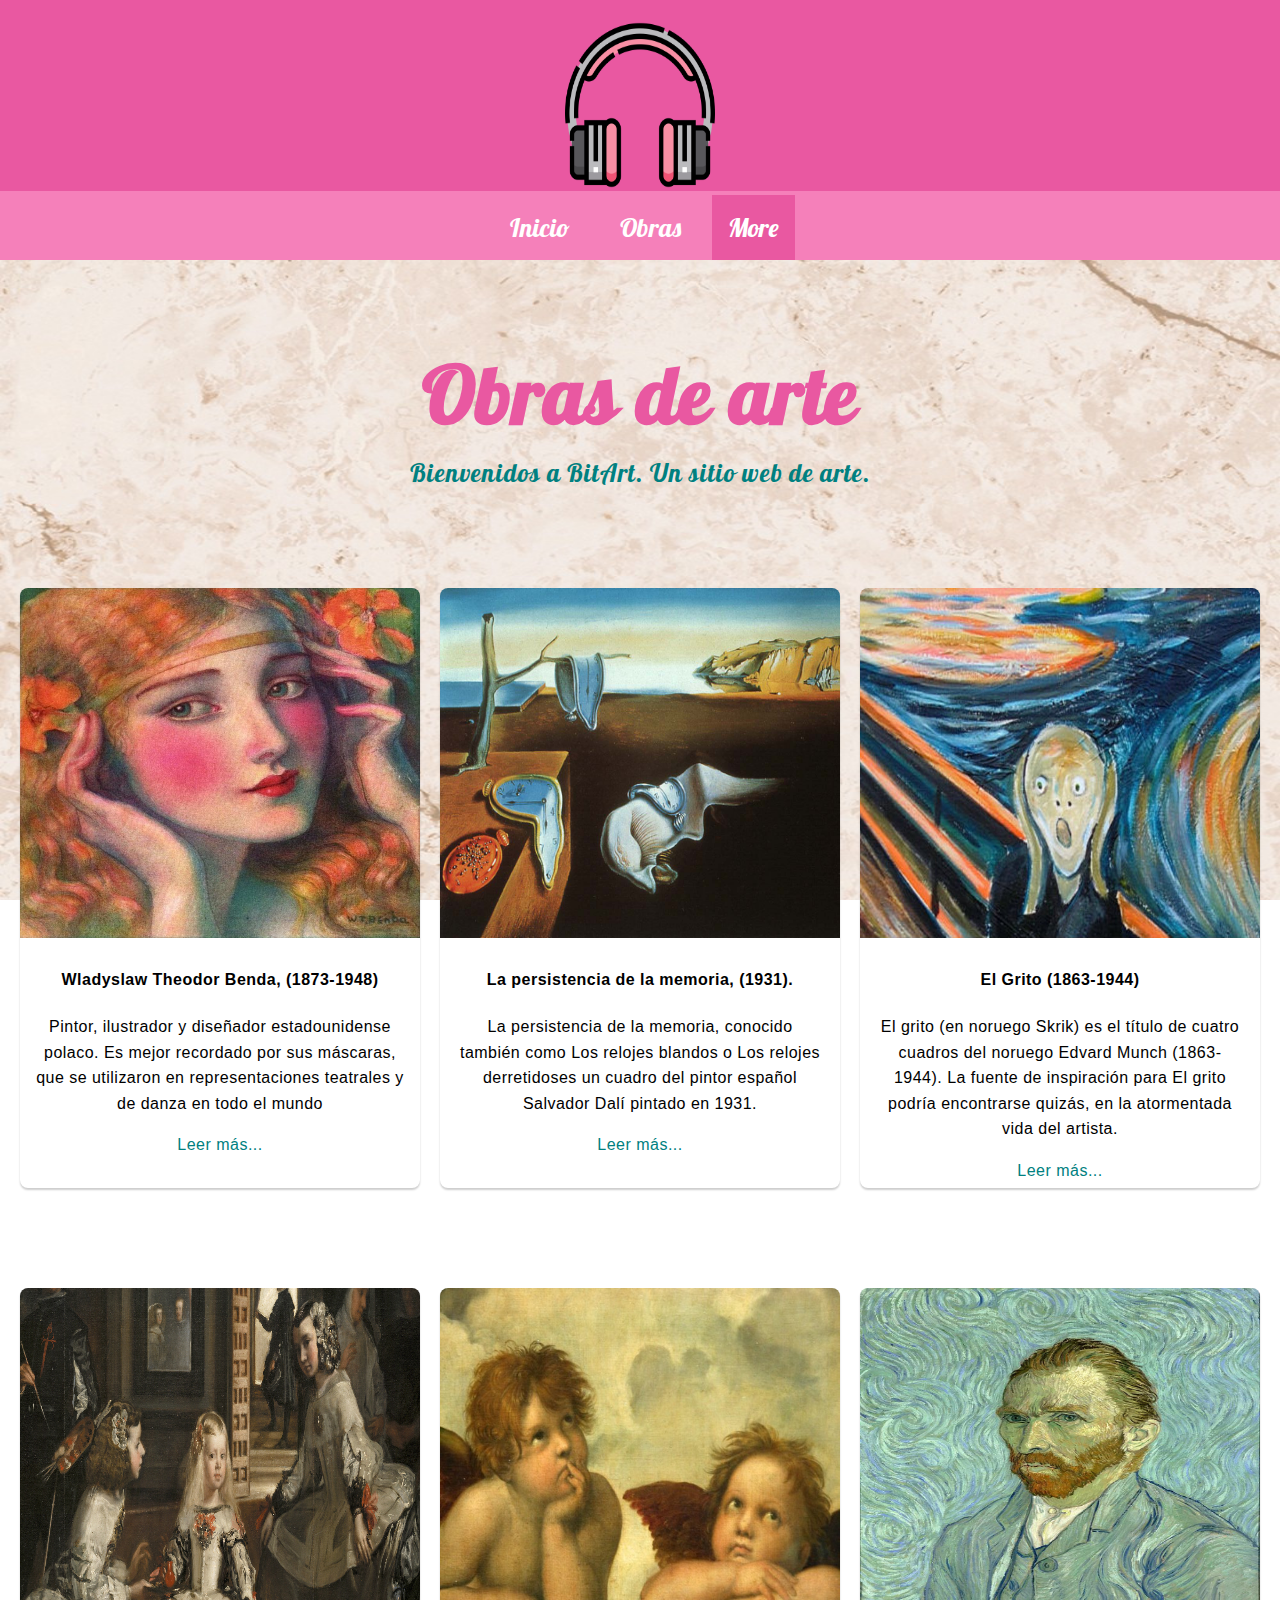
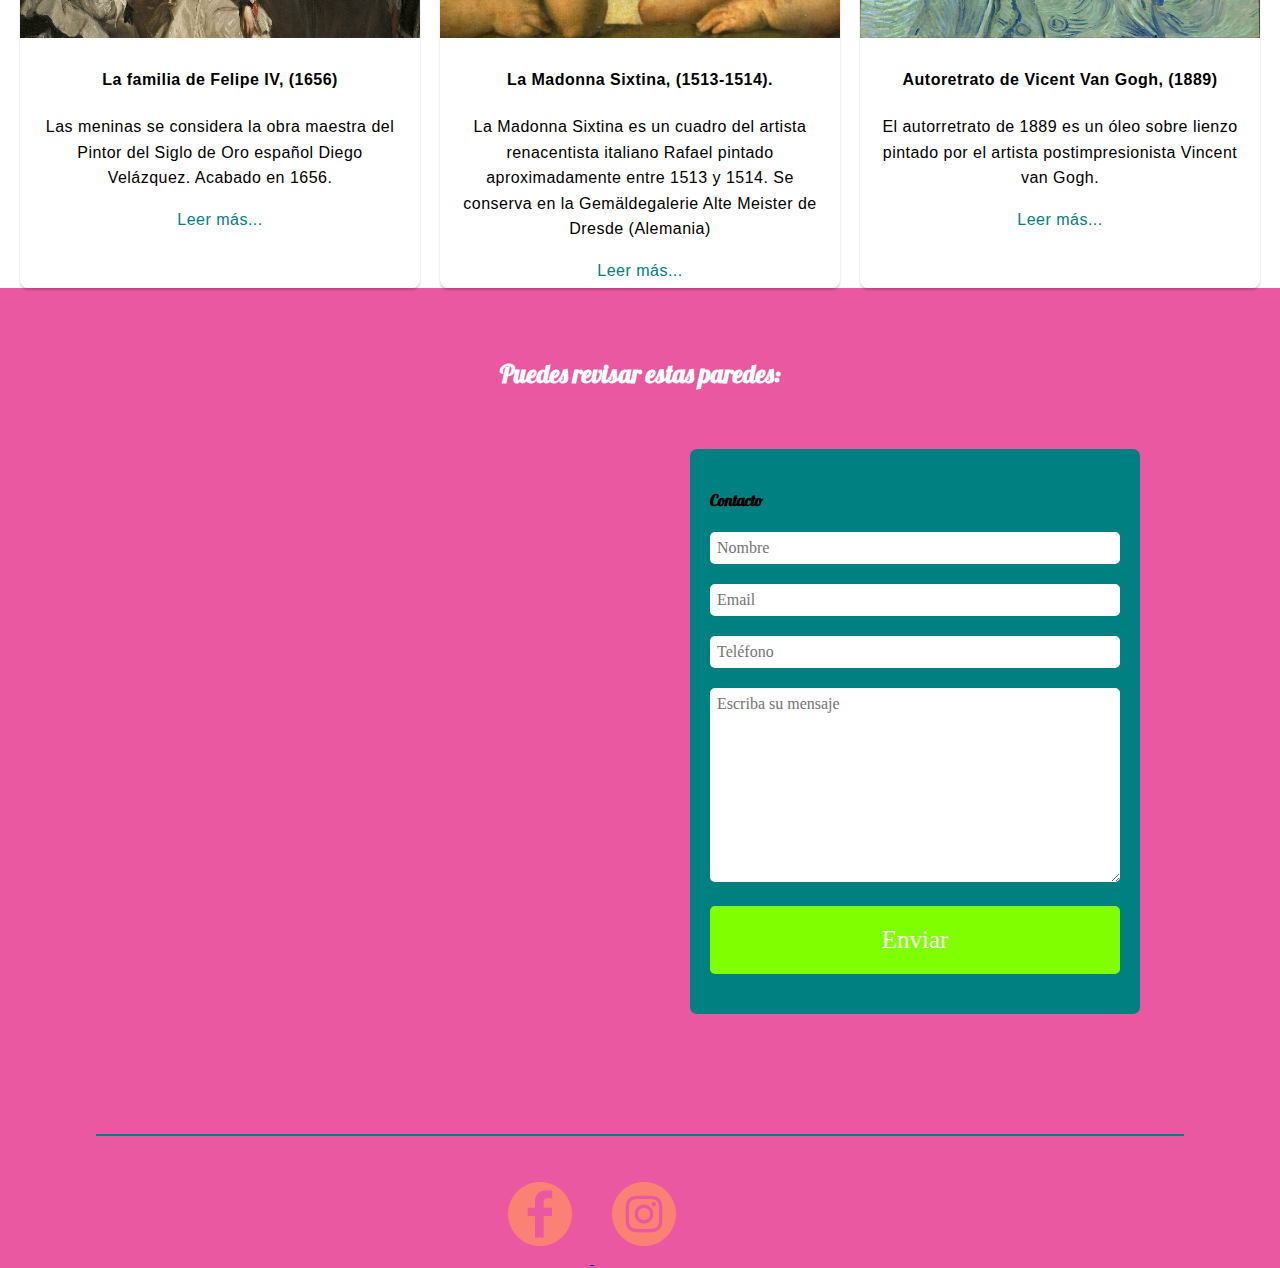
<file: obras/obras.html>
<!DOCTYPE html>
<html lang="en">

<head>
    <meta charset="UTF-8">
    <meta name="viewport" content="width=device-width, initial-scale=1.0">
    <title>Obras</title>

    <link rel="stylesheet" href="CSS_Obras/stylusobras.css">
    <link rel="stylesheet" href="../CSS_home/menu.css">
    <link rel="stylesheet" href="../CSS_home/footer.css">

    <link href="https://fonts.googleapis.com/css2?family=Lobster&display=swap" rel="stylesheet">

</head>

<body>

    <header class="iconobitart">
        <img class="img_logo" src="../iconos/headphones.png" alt="logobitart">
    </header>

    <header class="main_header">

        <input type="checkbox" id="boton_menu">
        <label class="icono_menu" for="boton_menu">
            <img src="../iconos/iconomenu.png" alt="menu" width="35px" height="35px">
        </label>

        <nav class="menu">
            <ul>
                <li><a href="../index.html">Inicio</a></li>
                <li><a href="obras.html">Obras</a></li>
            </ul>

            <div class="dropdown">
                <button class="dropbtn">More</button>
                <div class="dropdown-content">
                    <a href="#seccion1">Sección 1</a>
                    <a href="#info">Info</a>
                </div>
            </div>
        </nav>

    </header>

    <article class="bloquetitulo">
        <h1>Obras de arte</h1>

        <section class="ptitulo">
            <p>Bienvenidos a BitArt. Un sitio web de arte.</p>
        </section>

    </article>

    <section id="seccion1" class="content-two">

        <div class="container">

            <div class="card">

                <img src="imágenes_obras/chica_arte.jpg" alt="chica_arte">

                <h4>Wladyslaw Theodor Benda, (1873-1948)</h4>

                <p>Pintor, ilustrador y diseñador estadounidense polaco. Es mejor recordado por sus máscaras, que se
                    utilizaron en representaciones teatrales y de danza en todo el mundo</p>

                <a href="#">Leer más...</a>

            </div>

            <div class="card">

                <img src="imágenes_obras/dali.jpg" alt="dali">

                <h4>La persistencia de la memoria, (1931).</h4>

                <p>La persistencia de la memoria, conocido también como Los relojes blandos​ o Los relojes derretidos​
                     es un cuadro del pintor español Salvador Dalí pintado en 1931.</p>

                <a href="#">Leer más...</a>

            </div>

            <div class="card">

                <img src="imágenes_obras/grito.jpg" alt="grito">

                <h4>El Grito (1863-1944)</h4>

                <p>El grito (en noruego Skrik) es el título de cuatro cuadros del noruego Edvard Munch (1863-1944). La
                    fuente de inspiración para El grito podría encontrarse quizás, en la atormentada vida del artista.
                </p>

                <a href="#">Leer más...</a>

            </div>

        </div>

        <div class="container">

            <div class="card">

                <img src="imágenes_obras/meninas.jpg" alt="meninas">

                <h4>La familia de Felipe IV, (1656)</h4>

                <p>Las meninas se considera la obra maestra del Pintor del Siglo de Oro español Diego Velázquez. Acabado
                    en 1656.</p>

                <a href="#">Leer más...</a>

            </div>

            <div class="card">

                <img src="imágenes_obras/angeles.jpg" alt="angeles">

                <h4>La Madonna Sixtina, (1513-1514).</h4>

                <p>La Madonna Sixtina es un cuadro del artista renacentista italiano Rafael pintado aproximadamente
                    entre 1513 y 1514. Se conserva en la Gemäldegalerie Alte Meister de Dresde (Alemania)</p>

                <a href="#">Leer más...</a>

            </div>

            <div class="card">

                <img src="imágenes_obras/autoretrato.jpg" alt="Autoretrato">

                <h4>Autoretrato de Vicent Van Gogh, (1889)</h4>

                <p>El autorretrato de 1889 es un óleo sobre lienzo pintado por el artista postimpresionista Vincent van
                    Gogh.</p>

                <a href="#">Leer más...</a>

            </div>

        </div>

    </section>

    <footer id="info">

        <section class="partefooter">

            <h3 class="titulomapa">Puedes revisar estas paredes:</h3>

            <div class="contenidofooter">

                <iframe
                    src="https://www.google.com/maps/embed?pb=!1m18!1m12!1m3!1d1988.4322589771982!2d-74.06520294214863!3d4.61824827266404!2m3!1f0!2f0!3f0!3m2!1i1024!2i768!4f13.1!3m3!1m2!1s0x8e3f998f96bf60d1%3A0x67a850f5742b45b4!2sCl.%2033%20%233b-23%20a%203b-1%2C%20Bogot%C3%A1!5e0!3m2!1ses!2sco!4v1585849157484!5m2!1ses!2sco"
                    width="500" height="350" frameborder="0" style="border:0;" allowfullscreen="" aria-hidden="false"
                    tabindex="0">
                </iframe>

                <form action="">

                    <h4>Contacto</h4>

                    <input type="text" name="nombre" placeholder="Nombre" maxlength="35px">
                    <input type="email" name="correo" placeholder="Email">
                    <input type="tel" name="telefono" placeholder="Teléfono">
                    <textarea name="mensaje" id="textarea" placeholder="Escriba su mensaje" cols="30" rows="10"></textarea>

                    <label for="textarea"></label>
                    <input type="submit" id="boton" value="Enviar">
                    
                </form>

            </div>

        </section>

        <div class="contenidoiconos">

            <hr width="85%" color="teal">

            <div class="iconosredes">
                <a href="https://www.facebook.com/Bictia/" target="_blank"> 
                    <img src="../iconos/facebook.png" alt="iconoface">
                </a>

                <a href="https://www.instagram.com/bictia/" target="_blank">
                    <img src="../iconos/instagram.png" alt="iconoinsta">
                </a>

            </div>
            
        </div>

    </footer>

</body>

</html>
</file>
<file: obras/CSS_Obras/stylusobras.css>
* {
    box-sizing: border-box;
}

body {
    margin: 0;
    background-image: url(../imágenes_obras/marmol2.jpg);
    background-repeat: no-repeat;
    background-attachment: fixed;
    background-size: 100% 100%;
}

.bloquetitulo {
    font-size: 40px;
    letter-spacing: 1px;
    padding-top: 30px;
    color: #e958a1;
    text-align: center;
    font-family: 'Lobster', cursive;
    margin: 0;
}

.ptitulo {
    font-size: 25px;
    margin-top: -40px;
    color: teal;
}

.content-two {
    width: 100%;
    font-family: sans-serif;
    letter-spacing: 0.03rem;
    line-height: 1.6;
}

.container {
    width: 100%;
    height: 600px;
    display: flex;
    justify-content: center;
    flex-wrap: wrap;
    margin: auto;
    margin-top: 100px;
}

.container .card {
    width: 400px;
    height: 600px;
    border-radius: 8px;
    box-shadow: 0 2px 2px rgba(0, 0, 0, 0.2);
    overflow: hidden;

    margin: 0 10px;
    text-align: center;
    transition: all 0.25s;
}

.container .card:hover {
    transform: translateY(-15px);
    box-shadow: 0 12px 16px rgba(0, 0, 0, 0.2);
}

.container .card img {
    width: 400px;
    height: 350px;
}

.container .card h4 {
    font-weight: 600;
}

.container .card p {
    padding: 0 1rem;
}

.container .card a {
    font-weight: 500;
    text-decoration: none;
    color: teal;
}

/* @media (max-width:920px) {

    .bloquetitulo {

    }
} */

@media (max-width:900px) {

    .container .card {
        margin-bottom: 780px;
        width: 400px;
        height: 640px;
    }

    .bloquetitulo {
        margin-bottom: 20%;
    }
}
</file>
<file: CSS_home/menu.css>
.iconobitart {
    background: #e958a1;
    padding-top: 15px;
}

.img_logo {
    width: 150px;
    height: 180px;
    margin: 0 auto;
    display: block;
}

.main_header {
    text-align: center;
    width: 100%;
    background: #f580ba;
    font-size: 26px;
    font-family: 'Lobster', cursive;
    margin-top: -4px;
}

#boton_menu {
    display: none;
}

.icono_menu {
    padding-top: 30px;
}

header label {
    display: none;
    width: 100px;
    padding: 10px;
    border-right: 1px solid #ffffff;
}

header label:hover {
    cursor: pointer;
    background-color: teal;
}

.menu ul {
    padding: 0;
    margin: 0;
    list-style: none;
    display: inline-flex;
}

.menu li {
    padding: 20px 25px 0px 25px;
}

.menu li a {
    text-decoration: none;
    color: white;
}

.menu li a:hover {
    text-decoration: overline;
}

.dropdown {
    position: relative;
    display: inline-flex;
}

.dropbtn {
    background-color: #e958a1;
    font-size: 26px;
    color: white;
    padding: 16px;
    border: none;
    cursor: pointer;
    font-family: 'Lobster', cursive;
}

.dropdown-content {
    display: none;
    position: absolute;
    background-color: teal;
    min-width: 160px;
    z-index: 1;
    /*superponer*/
    margin-top: 65px;
}

.dropdown-content a {
    color: white;
    padding: 12px 16px;
    text-decoration: none;
    display: block;
}

.dropdown:hover .dropdown-content {
    display: block;
}

.dropdown-content a:hover {
    background-color: chartreuse;
}

.dropdown:hover .dropbtn {
    color: rgb(255, 255, 255);
    text-decoration: overline;
}

@media (max-width:920px) {

    header label {
        display: block;
        height: 60px;
    }

    .menu {
        position: absolute;
        background-color: teal;
        width: 100%;
        margin-left: -100%;
        z-index: 100;
        transition: all 0,9s;
    }

    #boton_menu:checked ~ .menu{
        margin: 0;
    }

    .menu ul{
        display: block;
    }

    .menu li:hover {
        background-color: chartreuse;
    }

    .dropbtn {
        background-color: teal;
        color: white;
    }

    .dropdown-content a {
        color: rgb(255, 255, 255);
    }

    .dropdown-content a:hover {
        color: teal;
        background-color: chartreuse;
    }

    .dropdown:hover .dropbtn {
        color: chartreuse;
        background-color: teal;
    }


}
</file>
<file: CSS_home/footer.css>
footer {
    width: 100%;
    background-color: #e958a1;
}

.partefooter {
    background-color: #e958a1;
    padding: 20px;
    width: 100%;
}

.contenidofooter {
    display: flex;
    justify-content: center;
}

.titulomapa {
    color: white;
    text-align: center;
    font-family: 'Lobster', cursive;
    padding: 25px 0 15px 0;
    font-size: 25px;
}

iframe {
    margin-top: 40px;
}

form {
    margin-left: 50px;
    width: 450px;
    background-color: teal;
    box-sizing: border-box;
    padding: 20px 20px;
    margin-top: 20px;
    border-radius: 7px;
    font-family: 'Lobster', cursive;
}

input, textarea {
    width: 100%;
    margin-bottom: 20px;
    padding: 7px;
    box-sizing: border-box;
    font-size: 16px;
    border: none;
    border-radius: 5px;
    font-family: cursive;
}

textarea {
    min-height: 100px;
    max-height: 200px;
    min-width: 100%;
    max-width: 300%;
}

#boton {
    background: chartreuse;
    color: white;
    font-size: 25px;
    padding: 20px;
}

#boton:hover {
    cursor: pointer;
    background-color: chartreuse;
    color: white;
}

h3 {
    text-align: center;
    color: white;
}

.contenidoiconos {
    display: block;
    margin-top: 100px;
}

.iconosredes {
    margin: 0 auto;
    width: 300px;
    padding-top: 20px;
}

.iconosredes img {
    padding: 18px;
}

@media (max-width: 900px) {
    .partefooter {
        position: absolute;
        width: 100%;
        margin-top: 2800px;
    }

    /* .contenidofooter form {
        display: inline-block;
    } */

    .contenidoiconos {
        position: absolute;
        margin-top: 2900px;
    }

    .contenidoiconos .iconosredes {
        position: absolute;
        margin-top: 600px;
        justify-content: center;
    }
}
</file>
